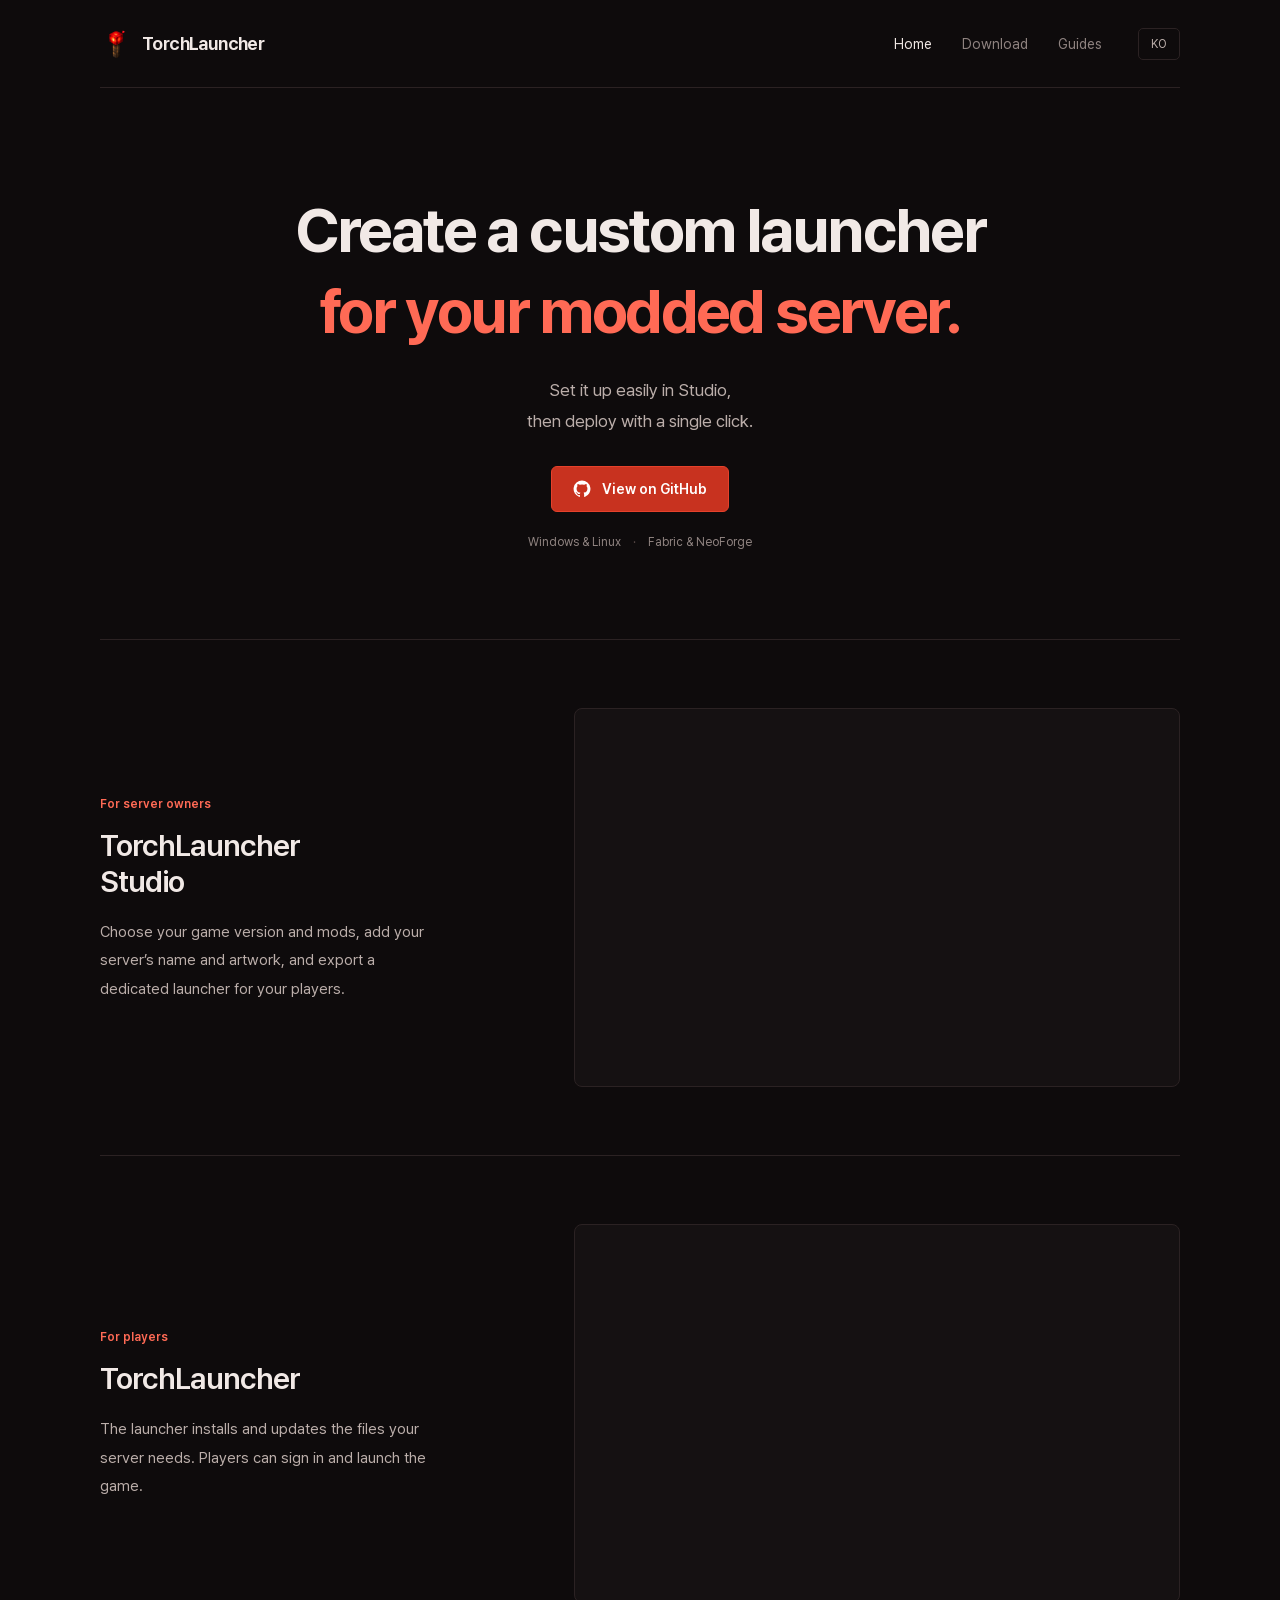
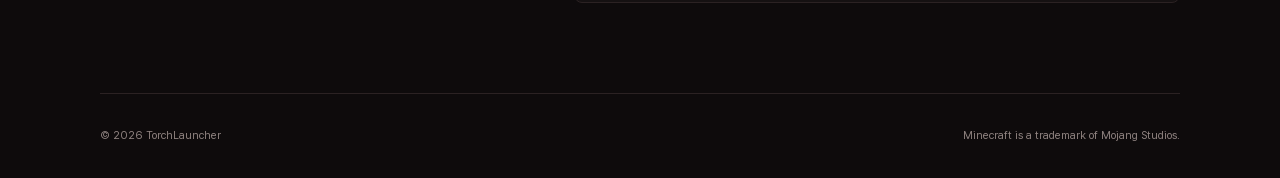
<file: index.html>
<!doctype html>
<html lang="ko">
<head>
  <meta charset="UTF-8">
  <meta name="viewport" content="width=device-width, initial-scale=1">
  <meta name="theme-color" content="#0e0b0c">
  <meta name="description" content="Create a custom launcher for your modded Minecraft server with TorchLauncher Studio.">
  <title>TorchLauncher — Your server, your launcher</title>
  <link rel="icon" href="assets/torch.png">
  <link rel="stylesheet" href="styles.css">
  <script src="app.js" defer></script>
</head>
<body>
<header class="site-header wrap">
  <a class="brand" href="index.html"><img src="assets/torch.png" alt="" width="32" height="32"><span>TorchLauncher</span></a>
  <nav aria-label="Main navigation"><a class="active" href="index.html" data-ko="홈" data-en="Home">홈</a><a href="download.html" data-ko="다운로드" data-en="Download">다운로드</a><a href="guide.html" data-ko="가이드" data-en="Guides">가이드</a></nav>
  <button class="language" type="button" aria-label="Switch language">EN</button>
</header>
<main>
  <section class="hero wrap">
    <h1 data-ko="당신의 모드 서버를 위한<br><em>커스텀 런처를 만들어 보세요.</em>" data-en="Create a custom launcher<br><em>for your modded server.</em>">당신의 모드 서버를 위한<br><em>커스텀 런처를 만들어 보세요.</em></h1>
    <p class="hero-lead" data-ko="Studio에서 쉽게 설정하고,<br>버튼 하나로 배포할 수 있습니다." data-en="Set it up easily in Studio,<br>then deploy with a single click.">Studio에서 쉽게 설정하고,<br>버튼 하나로 배포할 수 있습니다.</p>
    <a class="button primary" href="https://github.com/jiunkong/TorchLauncher" target="_blank" rel="noreferrer"><svg viewBox="0 0 24 24" width="18" height="18" fill="currentColor" aria-hidden="true"><path d="M12 .7a11.3 11.3 0 0 0-3.57 22c.57.1.77-.25.77-.55v-2.1c-3.15.68-3.81-1.34-3.81-1.34-.51-1.3-1.26-1.65-1.26-1.65-1.03-.7.08-.69.08-.69 1.14.08 1.74 1.17 1.74 1.17 1.01 1.73 2.65 1.23 3.3.94.1-.73.4-1.23.72-1.51-2.52-.29-5.17-1.26-5.17-5.6 0-1.24.44-2.25 1.17-3.05-.12-.29-.51-1.44.11-3 0 0 .95-.31 3.11 1.16a10.8 10.8 0 0 1 5.66 0c2.16-1.47 3.11-1.16 3.11-1.16.62 1.56.23 2.71.11 3 .73.8 1.17 1.81 1.17 3.05 0 4.35-2.65 5.31-5.18 5.59.41.36.77 1.04.77 2.1v3.09c0 .3.2.66.78.55A11.3 11.3 0 0 0 12 .7Z"/></svg><span data-ko="GitHub에서 보기" data-en="View on GitHub">GitHub에서 보기</span></a>
    <p class="compatibility">Windows & Linux <span>·</span> Fabric & NeoForge</p>
  </section>
  <section class="product-section wrap">
    <div class="product-copy"><span class="eyebrow" data-ko="서버 운영자용" data-en="For server owners">서버 운영자용</span><h2>TorchLauncher<br>Studio</h2><p data-ko="모드와 게임 설정을 관리하고, 서버 이름과 이미지로 꾸민 전용 런처를 내보낼 수 있습니다." data-en="Choose your game version and mods, add your server’s name and artwork, and export a dedicated launcher for your players.">모드와 게임 설정을 관리하고, 서버 이름과 이미지로 꾸민 전용 런처를 내보낼 수 있습니다.</p></div>
    <!-- Replace this slot with a Studio screenshot when available. -->
    <figure class="screenshot-slot" aria-hidden="true"></figure>
  </section>
  <section class="product-section launcher-section wrap">
    <div class="product-copy"><span class="eyebrow" data-ko="플레이어용" data-en="For players">플레이어용</span><h2>TorchLauncher</h2><p data-ko="서버 접속에 필요한 파일을 설치하고 업데이트합니다. 플레이어는 로그인한 뒤 게임을 실행하면 됩니다." data-en="The launcher installs and updates the files your server needs. Players can sign in and launch the game.">서버 접속에 필요한 파일을 설치하고 업데이트합니다. 플레이어는 로그인한 뒤 게임을 실행하면 됩니다.</p></div>
    <!-- Replace this slot with a Launcher screenshot when available. -->
    <figure class="screenshot-slot" aria-hidden="true"></figure>
  </section>
</main>
<footer class="site-footer wrap"><span>© 2026 TorchLauncher</span><span data-ko="Minecraft는 Mojang Studios의 상표입니다." data-en="Minecraft is a trademark of Mojang Studios.">Minecraft는 Mojang Studios의 상표입니다.</span></footer>
</body>
</html>
</file>
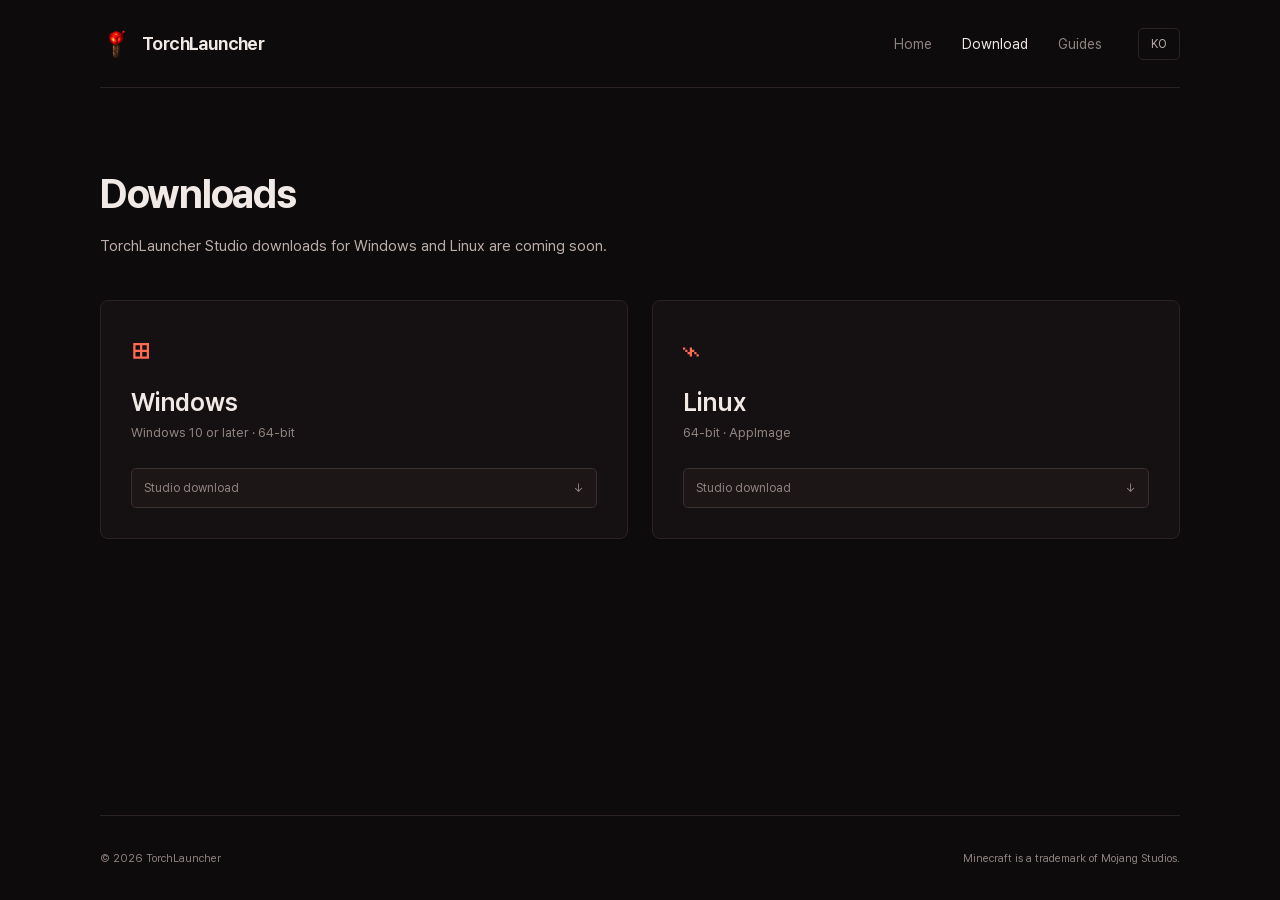
<file: download.html>
<!doctype html>
<html lang="ko">
<head>
  <meta charset="UTF-8">
  <meta name="viewport" content="width=device-width, initial-scale=1">
  <meta name="theme-color" content="#0e0b0c">
  <meta name="description" content="Create a custom launcher for your modded Minecraft server with TorchLauncher Studio.">
  <title>Downloads — TorchLauncher</title>
  <link rel="icon" href="assets/torch.png">
  <link rel="stylesheet" href="styles.css">
  <script src="app.js" defer></script>
</head>
<body>
<header class="site-header wrap">
  <a class="brand" href="index.html"><img src="assets/torch.png" alt="" width="32" height="32"><span>TorchLauncher</span></a>
  <nav aria-label="Main navigation"><a href="index.html" data-ko="홈" data-en="Home">홈</a><a class="active" href="download.html" data-ko="다운로드" data-en="Download">다운로드</a><a href="guide.html" data-ko="가이드" data-en="Guides">가이드</a></nav>
  <button class="language" type="button" aria-label="Switch language">EN</button>
</header>
<main class="subpage wrap"><div class="page-heading"><h1 data-ko="다운로드" data-en="Downloads">다운로드</h1><p data-ko="Windows와 Linux용 TorchLauncher Studio 다운로드를 준비하고 있습니다." data-en="TorchLauncher Studio downloads for Windows and Linux are coming soon.">Windows와 Linux용 TorchLauncher Studio 다운로드를 준비하고 있습니다.</p></div><div class="download-grid"><article class="download-card"><div class="os-icon">⊞</div><span class="product-index">WINDOWS · X64</span><h2>Windows</h2><p data-ko="Windows 10 이상 · 64비트" data-en="Windows 10 or later · 64-bit">Windows 10 이상 · 64비트</p><div class="download-actions"><button disabled><span data-ko="Studio 다운로드" data-en="Studio download">Studio 다운로드</span><span>↓</span></button></div></article><article class="download-card"><div class="os-icon linux-icon">⌁</div><span class="product-index">LINUX · X64</span><h2>Linux</h2><p data-ko="64비트 · AppImage" data-en="64-bit · AppImage">64비트 · AppImage</p><div class="download-actions"><button disabled><span data-ko="Studio 다운로드" data-en="Studio download">Studio 다운로드</span><span>↓</span></button></div></article></div></main>
<footer class="site-footer wrap"><span>© 2026 TorchLauncher</span><span data-ko="Minecraft는 Mojang Studios의 상표입니다." data-en="Minecraft is a trademark of Mojang Studios.">Minecraft는 Mojang Studios의 상표입니다.</span></footer>
</body>
</html>
</file>
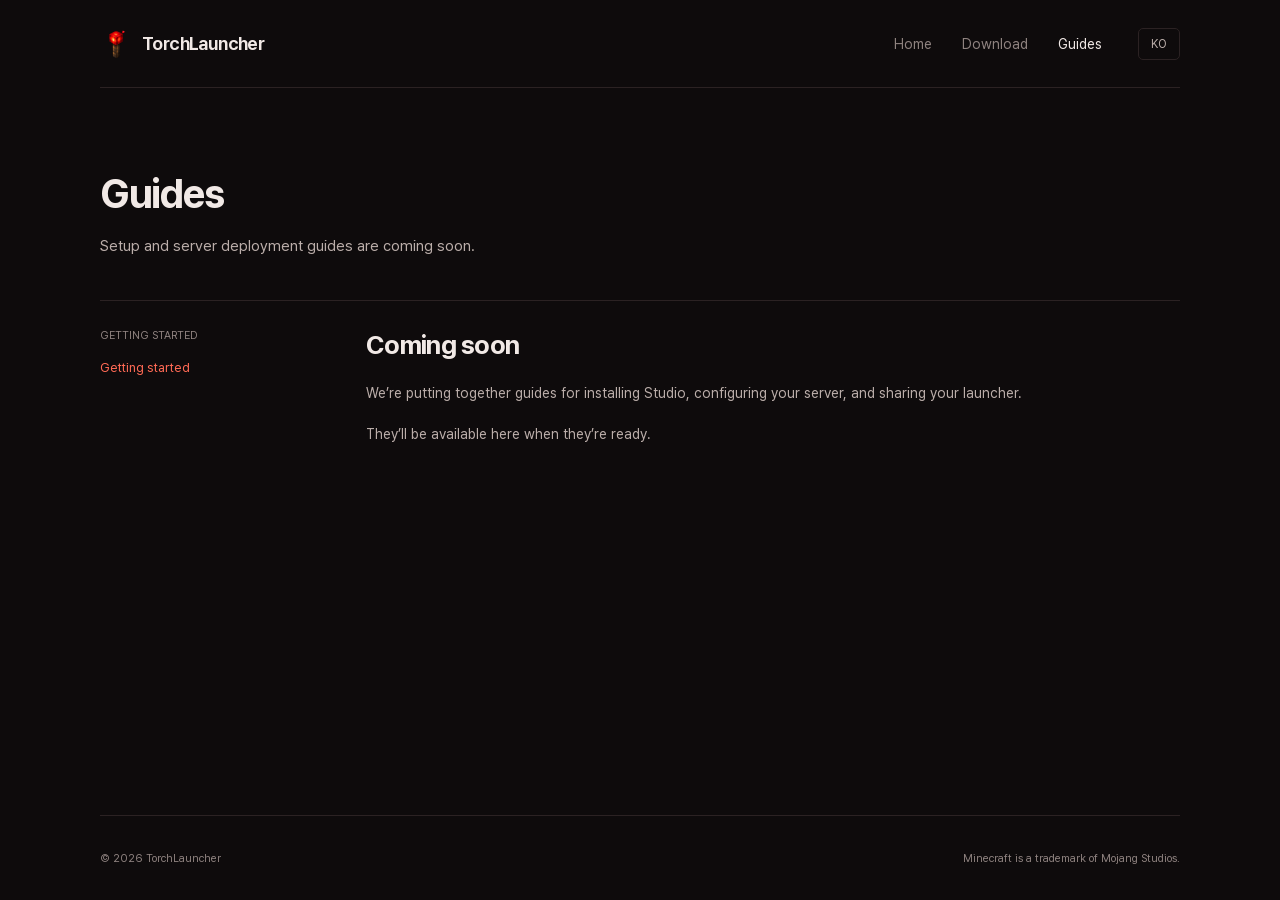
<file: guide.html>
<!doctype html>
<html lang="ko">
<head>
  <meta charset="UTF-8">
  <meta name="viewport" content="width=device-width, initial-scale=1">
  <meta name="theme-color" content="#0e0b0c">
  <meta name="description" content="Create a custom launcher for your modded Minecraft server with TorchLauncher Studio.">
  <title>Guides — TorchLauncher</title>
  <link rel="icon" href="assets/torch.png">
  <link rel="stylesheet" href="styles.css">
  <script src="app.js" defer></script>
</head>
<body>
<header class="site-header wrap">
  <a class="brand" href="index.html"><img src="assets/torch.png" alt="" width="32" height="32"><span>TorchLauncher</span></a>
  <nav aria-label="Main navigation"><a href="index.html" data-ko="홈" data-en="Home">홈</a><a href="download.html" data-ko="다운로드" data-en="Download">다운로드</a><a class="active" href="guide.html" data-ko="가이드" data-en="Guides">가이드</a></nav>
  <button class="language" type="button" aria-label="Switch language">EN</button>
</header>
<main class="subpage guide-page wrap"><div class="page-heading"><h1 data-ko="가이드" data-en="Guides">가이드</h1><p data-ko="설치 방법과 서버 배포 과정을 정리할 예정입니다." data-en="Setup and server deployment guides are coming soon.">설치 방법과 서버 배포 과정을 정리할 예정입니다.</p></div><div class="guide-layout"><aside class="guide-nav"><span class="product-index" data-ko="시작하기" data-en="GETTING STARTED">시작하기</span><a class="guide-link selected" href="#guide-content"><span data-ko="TorchLauncher 시작하기" data-en="Getting started">TorchLauncher 시작하기</span><span>↗</span></a></aside><article class="markdown" id="guide-content" data-ko-file="guides/getting-started.ko.md" data-en-file="guides/getting-started.en.md"><p>가이드를 불러오는 중…</p></article></div></main>
<footer class="site-footer wrap"><span>© 2026 TorchLauncher</span><span data-ko="Minecraft는 Mojang Studios의 상표입니다." data-en="Minecraft is a trademark of Mojang Studios.">Minecraft는 Mojang Studios의 상표입니다.</span></footer>
</body>
</html>
</file>
<file: styles.css>
@font-face {
  font-family: "Pretendard";
  font-style: normal;
  font-weight: 45 920;
  font-display: swap;
  src: url("assets/fonts/PretendardVariable.woff2") format("woff2-variations");
}
:root {
  color-scheme: dark;
  --bg: #0e0b0c;
  --panel: #151112;
  --line: #2b2223;
  --text: #f1e9e6;
  --muted: #bbaeaa;
  --dim: #8f8380;
  --red: #e5412b;
  --red-text: #ff6a55;
  font-family: "Pretendard", -apple-system, BlinkMacSystemFont, "Segoe UI", "Noto Sans KR", sans-serif;
  background: var(--bg);
  color: var(--text);
  -webkit-font-smoothing: antialiased;
}
* { box-sizing: border-box; }
body { margin: 0; }
a { color: inherit; text-decoration: none; }
button { font: inherit; }
.wrap { width: min(1080px, calc(100% - 64px)); margin-inline: auto; }
.site-header { display: flex; align-items: center; gap: 36px; height: 88px; border-bottom: 1px solid var(--line); }
.brand { display: inline-flex; align-items: center; gap: 10px; font-size: 18px; font-weight: 650; letter-spacing: -.6px; }
.brand img { object-fit: contain; }
.site-header nav { display: flex; gap: 30px; margin-left: auto; }
.site-header nav a { font-size: 14px; color: var(--dim); transition: color .15s; }
.site-header nav a:hover, .site-header nav a.active { color: var(--text); }
.language { background: transparent; border: 1px solid var(--line); color: var(--muted); border-radius: 5px; min-width: 42px; min-height: 32px; font-size: 12px; cursor: pointer; }
.language:hover { border-color: var(--dim); }
:focus-visible { outline: 2px solid var(--red-text); outline-offset: 5px; }
.hero { text-align: center; padding: 102px 0 90px; }
h1, h2, p { margin-top: 0; }
.hero h1 { font-size: clamp(38px, 5.1vw, 62px); line-height: 1.3; letter-spacing: -2.6px; font-weight: 700; margin-bottom: 24px; word-break: keep-all; }
.hero h1 em { color: var(--red-text); font-style: normal; }
.hero-lead { color: var(--muted); font-size: 17px; line-height: 1.8; margin-bottom: 30px; word-break: keep-all; }
.button { display: inline-flex; align-items: center; justify-content: center; gap: 11px; min-height: 46px; border-radius: 6px; padding: 0 21px; font-size: 14px; font-weight: 600; transition: background .15s; }
.primary { color: #fff; background: #c8321f; border: 1px solid #e5412b; }
.primary:hover { background: #e5412b; }
.compatibility { color: var(--dim); font-size: 12px; margin: 23px 0 0; }
.compatibility span { padding: 0 9px; color: #594b48; }
.product-section { border-top: 1px solid var(--line); padding-block: 68px; display: grid; grid-template-columns: .8fr 1.2fr; align-items: center; gap: 70px; }
.product-copy .eyebrow { display: inline-block; color: var(--red-text); font-size: 12px; font-weight: 600; margin-bottom: 16px; }
.product-copy h2 { font-size: 30px; line-height: 1.2; letter-spacing: -1px; font-weight: 600; margin-bottom: 19px; }
.product-copy p { max-width: 340px; font-size: 15px; line-height: 1.9; color: var(--muted); margin-bottom: 0; word-break: keep-all; }
.screenshot-slot { margin: 0; aspect-ratio: 16 / 10; background: var(--panel); border: 1px solid var(--line); border-radius: 8px; overflow: hidden; }
.screenshot-slot img { display: block; width: 100%; height: 100%; object-fit: contain; }
.launcher-section { padding-bottom: 90px; }
.site-footer { border-top: 1px solid var(--line); min-height: 85px; display: flex; gap: 24px; align-items: center; justify-content: space-between; color: var(--dim); font-size: 11px; }
.subpage { min-height: calc(100vh - 173px); padding-block: 82px 100px; }
.page-heading h1 { font-size: 40px; letter-spacing: -1.3px; margin-bottom: 15px; }
.page-heading p { font-size: 15px; color: var(--muted); line-height: 1.8; }
.download-grid { display: grid; grid-template-columns: 1fr 1fr; gap: 24px; margin-top: 40px; }
.download-card { padding: 30px; background: var(--panel); border: 1px solid var(--line); border-radius: 8px; }
.os-icon { color: var(--red-text); font-size: 36px; line-height: 1; margin-bottom: 20px; }
.download-card .product-index { display: none; }
.download-card h2 { font-size: 25px; margin-bottom: 8px; font-weight: 600; }
.download-card p { color: var(--dim); font-size: 13px; margin-bottom: 28px; }
.download-actions { display: flex; gap: 10px; }
.download-actions button { display: flex; justify-content: space-between; align-items: center; gap: 12px; flex: 1; padding: 12px; border: 1px solid #3a2e2f; border-radius: 5px; color: #8f8380; background: #1c1617; font-size: 12px; cursor: not-allowed; }
.guide-layout { margin-top: 40px; padding-top: 28px; border-top: 1px solid var(--line); display: grid; grid-template-columns: 210px 1fr; gap: 56px; }
.guide-nav .product-index { color: var(--dim); font-size: 11px; display: block; margin-bottom: 15px; }
.guide-link { color: var(--red-text); font-size: 13px; line-height: 1.7; display: block; }
.guide-link span:last-child { display: none; }
.markdown { min-width: 0; max-width: 680px; }
.markdown h1 { font-size: 26px; letter-spacing: -.7px; margin-bottom: 20px; }
.markdown h2 { font-size: 20px; margin: 32px 0 12px; }
.markdown p, .markdown li { font-size: 14px; line-height: 1.9; color: var(--muted); }
.markdown ul, .markdown ol { padding-left: 22px; }
.markdown a { color: var(--red-text); text-decoration: underline; text-underline-offset: 3px; }
.markdown code { padding: 2px 5px; border-radius: 3px; background: #251d1e; }
@media (max-width: 800px) {
  .wrap { width: calc(100% - 40px); }
  .site-header { height: 76px; gap: 20px; }
  .site-header nav { gap: 20px; }
  .hero { padding-block: 78px 68px; }
  .hero h1 { font-size: 45px; letter-spacing: -2px; }
  .product-section { gap: 32px; padding-block: 45px; }
  .product-copy h2 { font-size: 25px; }
  .product-copy p { font-size: 14px; }
  .guide-layout { gap: 28px; grid-template-columns: 170px 1fr; }
  .download-actions { flex-direction: column; }
}
@media (max-width: 560px) {
  .wrap { width: calc(100% - 36px); }
  .site-header { flex-wrap: wrap; gap: 16px; height: 100px; padding-block: 16px; }
  .brand { font-size: 16px; }
  .brand img { width: 26px; height: 26px; }
  .language { margin-left: auto; order: 1; }
  .site-header nav { margin: 0; gap: 25px; order: 2; width: 100%; }
  .site-header nav a { font-size: 12px; }
  .hero { text-align: left; padding-block: 60px; }
  .hero h1 { font-size: clamp(30px, 8.1vw, 42px); letter-spacing: -1.3px; }
  .hero-lead { font-size: 14px; }
  .product-section { grid-template-columns: 1fr; gap: 25px; padding-block: 36px; }
  .product-copy h2 br { display: none; }
  .product-copy p { max-width: none; }
  .product-copy .eyebrow { margin-bottom: 12px; }
  .site-footer { flex-direction: column; gap: 9px; align-items: flex-start; justify-content: center; padding-block: 20px; font-size: 10px; }
  .subpage { padding-block: 52px; }
  .page-heading h1 { font-size: 32px; }
  .page-heading p { font-size: 14px; }
  .download-grid { grid-template-columns: 1fr; gap: 16px; margin-top: 28px; }
  .download-actions { flex-direction: row; }
  .download-card { padding: 24px; }
  .guide-layout { grid-template-columns: 1fr; gap: 28px; }
}
</file>
